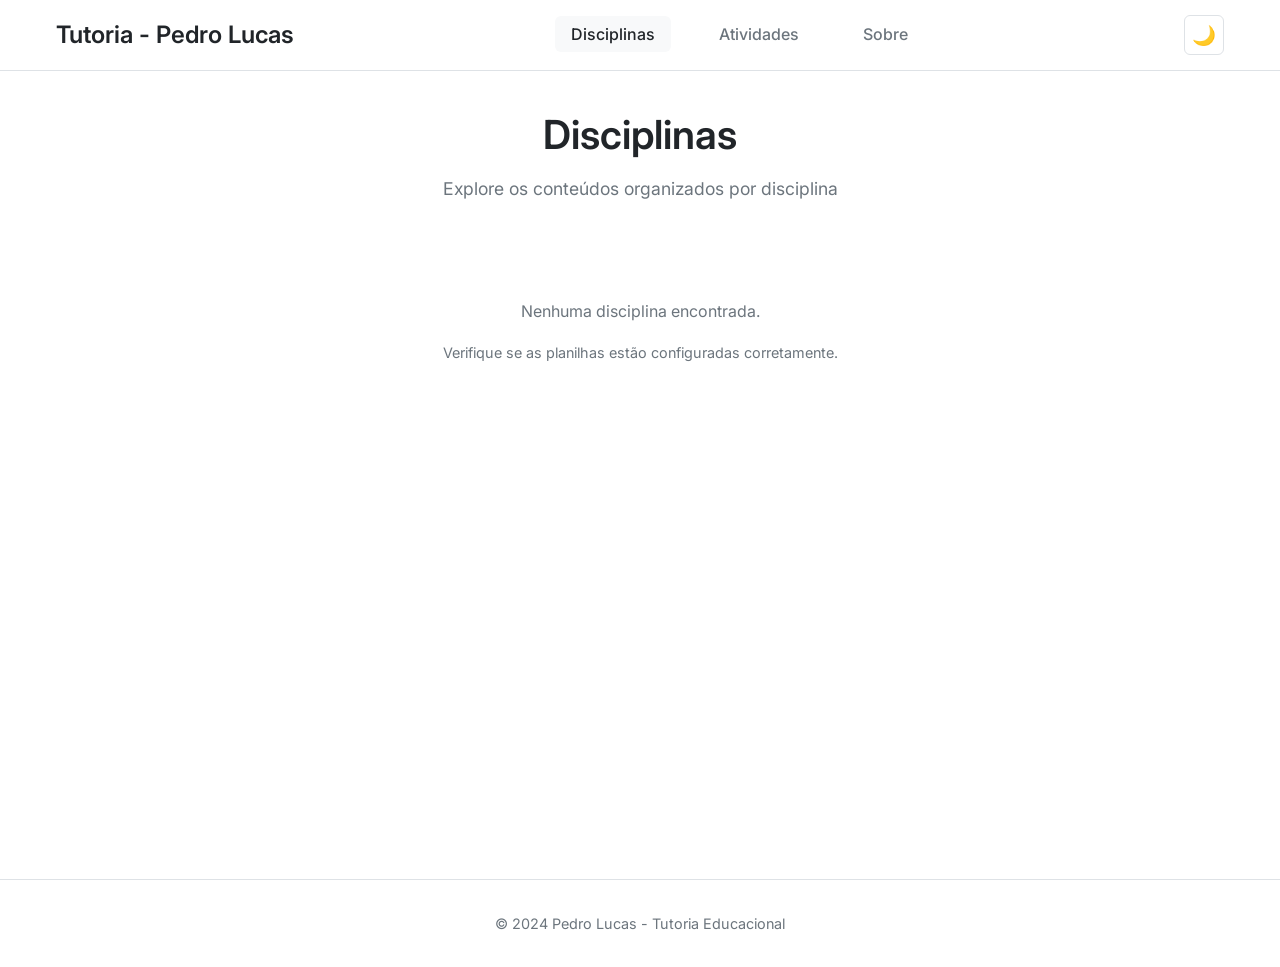
<file: index.html>
<!DOCTYPE html>
<html lang="pt-BR">
<head>
    <meta charset="UTF-8">
    <meta name="viewport" content="width=device-width, initial-scale=1.0">
    <title>Tutoria - Pedro Lucas | Disciplinas</title>
    <link rel="stylesheet" href="styles.css">
    <link href="https://fonts.googleapis.com/css2?family=Inter:wght@300;400;500;600&display=swap" rel="stylesheet">
</head>
<body>
    <!-- Header com navegação -->
    <header class="header">
        <nav class="nav">
            <div class="nav-container">
                <div class="nav-brand">
                    <h1>Tutoria - Pedro Lucas</h1>
                </div>
                <ul class="nav-menu">
                    <li><a href="index.html" class="nav-link active">Disciplinas</a></li>
                    <li><a href="atividades.html" class="nav-link">Atividades</a></li>
                    <li><a href="sobre.html" class="nav-link">Sobre</a></li>
                </ul>
                <button class="theme-toggle" id="themeToggle" aria-label="Alternar tema">
                    <span class="theme-icon">🌙</span>
                </button>
            </div>
        </nav>
    </header>

    <!-- Conteúdo principal -->
    <main class="main">
        <div class="container">
            <section class="page-header">
                <h2>Disciplinas</h2>
                <p>Explore os conteúdos organizados por disciplina</p>
            </section>

            <!-- Loading indicator -->
            <div class="loading" id="loading">
                <div class="loading-spinner"></div>
                <p>Carregando disciplinas...</p>
            </div>

            <!-- Container das disciplinas -->
            <div class="disciplines-container" id="disciplinesContainer">
                <!-- Disciplinas serão carregadas dinamicamente via JavaScript -->
            </div>

            <!-- Mensagem de erro -->
            <div class="error-message" id="errorMessage" style="display: none;">
                <p>Erro ao carregar as disciplinas. Tente novamente mais tarde.</p>
            </div>
        </div>
    </main>

    <!-- Footer -->
    <footer class="footer">
        <div class="container">
            <p>&copy; 2024 Pedro Lucas - Tutoria Educacional</p>
        </div>
    </footer>

    <script src="scripts.js"></script>
</body>
</html>
</file>
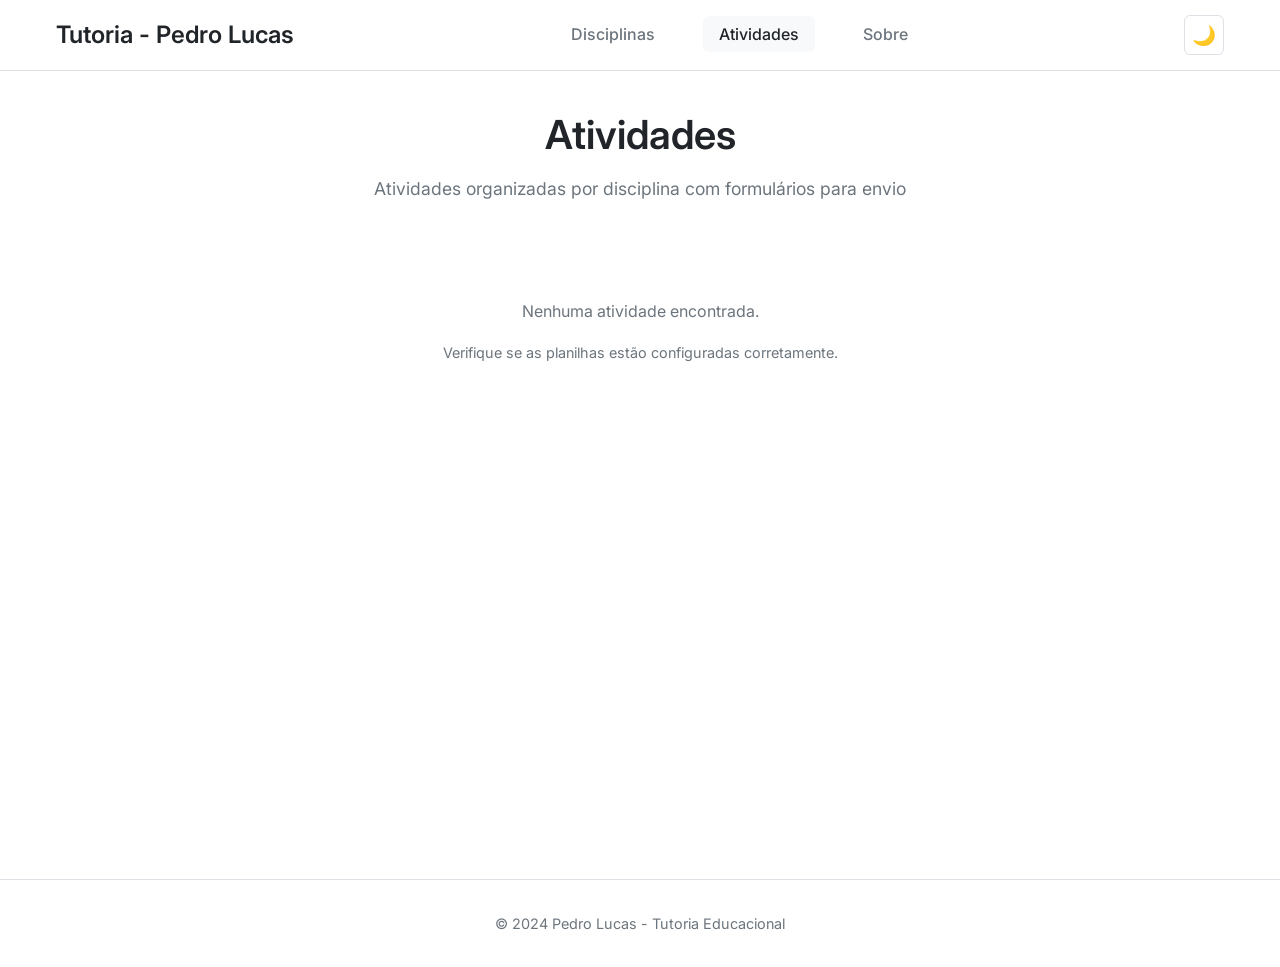
<file: atividades.html>
<!DOCTYPE html>
<html lang="pt-BR">
<head>
    <meta charset="UTF-8">
    <meta name="viewport" content="width=device-width, initial-scale=1.0">
    <title>Tutoria - Pedro Lucas | Atividades</title>
    <link rel="stylesheet" href="styles.css">
    <link href="https://fonts.googleapis.com/css2?family=Inter:wght@300;400;500;600&display=swap" rel="stylesheet">
</head>
<body>
    <!-- Header com navegação -->
    <header class="header">
        <nav class="nav">
            <div class="nav-container">
                <div class="nav-brand">
                    <h1>Tutoria - Pedro Lucas</h1>
                </div>
                <ul class="nav-menu">
                    <li><a href="index.html" class="nav-link">Disciplinas</a></li>
                    <li><a href="atividades.html" class="nav-link active">Atividades</a></li>
                    <li><a href="sobre.html" class="nav-link">Sobre</a></li>
                </ul>
                <button class="theme-toggle" id="themeToggle" aria-label="Alternar tema">
                    <span class="theme-icon">🌙</span>
                </button>
            </div>
        </nav>
    </header>

    <!-- Conteúdo principal -->
    <main class="main">
        <div class="container">
            <section class="page-header">
                <h2>Atividades</h2>
                <p>Atividades organizadas por disciplina com formulários para envio</p>
            </section>

            <!-- Loading indicator -->
            <div class="loading" id="loading">
                <div class="loading-spinner"></div>
                <p>Carregando atividades...</p>
            </div>

            <!-- Container das atividades -->
            <div class="activities-container" id="activitiesContainer">
                <!-- Atividades serão carregadas dinamicamente via JavaScript -->
            </div>

            <!-- Mensagem de erro -->
            <div class="error-message" id="errorMessage" style="display: none;">
                <p>Erro ao carregar as atividades. Tente novamente mais tarde.</p>
            </div>
        </div>
    </main>

    <!-- Footer -->
    <footer class="footer">
        <div class="container">
            <p>&copy; 2024 Pedro Lucas - Tutoria Educacional</p>
        </div>
    </footer>

    <script src="scripts.js"></script>
</body>
</html>
</file>
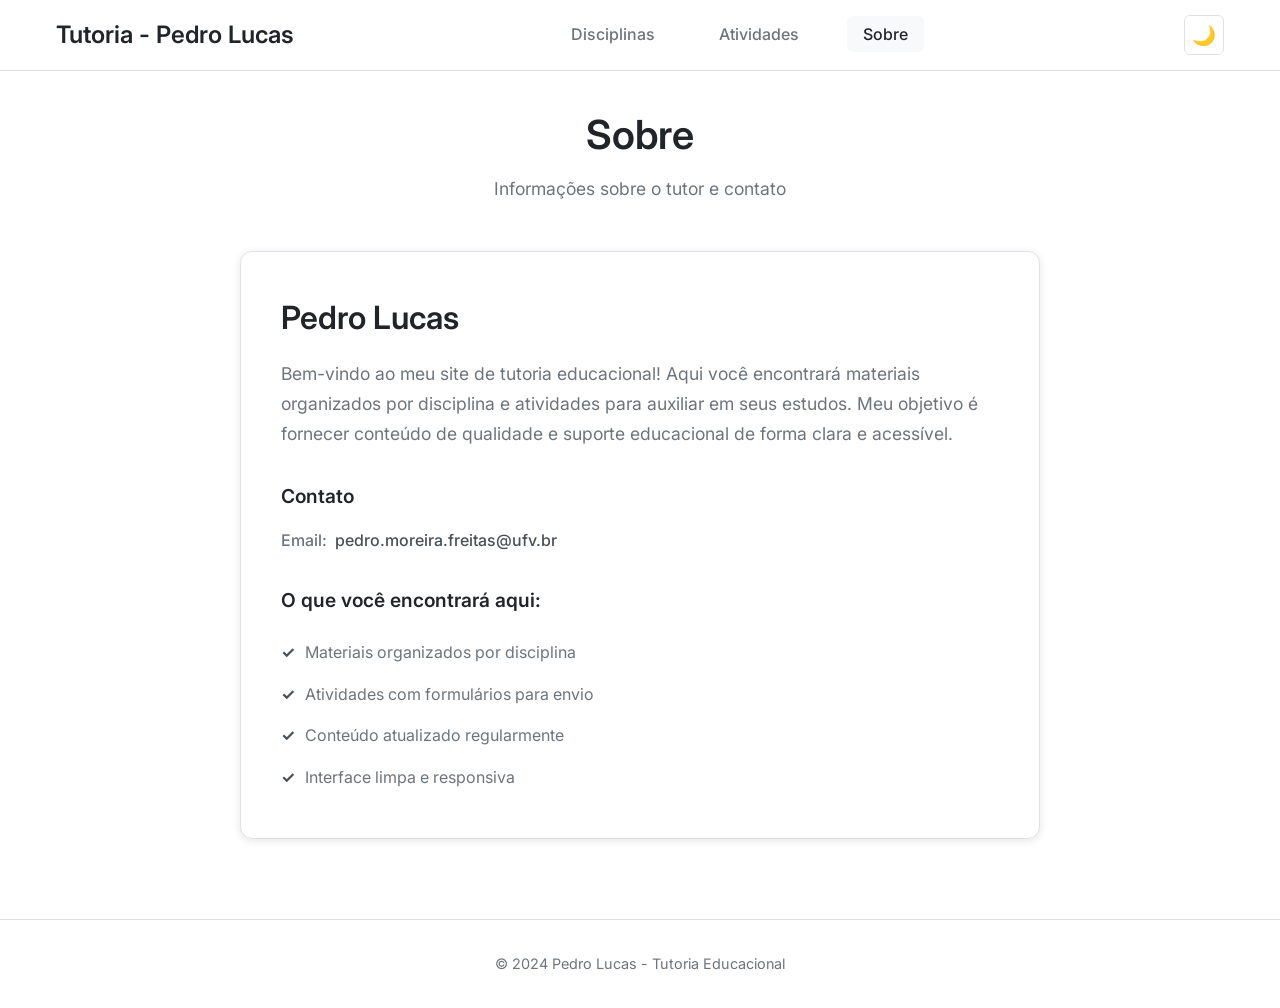
<file: sobre.html>
<!DOCTYPE html>
<html lang="pt-BR">
<head>
    <meta charset="UTF-8">
    <meta name="viewport" content="width=device-width, initial-scale=1.0">
    <title>Tutoria - Pedro Lucas | Sobre</title>
    <link rel="stylesheet" href="styles.css">
    <link href="https://fonts.googleapis.com/css2?family=Inter:wght@300;400;500;600&display=swap" rel="stylesheet">
</head>
<body>
    <!-- Header com navegação -->
    <header class="header">
        <nav class="nav">
            <div class="nav-container">
                <div class="nav-brand">
                    <h1>Tutoria - Pedro Lucas</h1>
                </div>
                <ul class="nav-menu">
                    <li><a href="index.html" class="nav-link">Disciplinas</a></li>
                    <li><a href="atividades.html" class="nav-link">Atividades</a></li>
                    <li><a href="sobre.html" class="nav-link active">Sobre</a></li>
                </ul>
                <button class="theme-toggle" id="themeToggle" aria-label="Alternar tema">
                    <span class="theme-icon">🌙</span>
                </button>
            </div>
        </nav>
    </header>

    <!-- Conteúdo principal -->
    <main class="main">
        <div class="container">
            <section class="page-header">
                <h2>Sobre</h2>
                <p>Informações sobre o tutor e contato</p>
            </section>

            <div class="about-content">
                <div class="about-card">
                    <div class="about-info">
                        <h3>Pedro Lucas</h3>
                        <p class="about-description">
                            Bem-vindo ao meu site de tutoria educacional! Aqui você encontrará materiais organizados 
                            por disciplina e atividades para auxiliar em seus estudos. Meu objetivo é fornecer 
                            conteúdo de qualidade e suporte educacional de forma clara e acessível.
                        </p>
                        <div class="contact-info">
                            <h4>Contato</h4>
                            <div class="contact-item">
                                <span class="contact-label">Email:</span>
                                <a href="mailto:pedro.moreira.freitas@ufv.br" class="contact-link">
                                    pedro.moreira.freitas@ufv.br
                                </a>
                            </div>
                        </div>
                        <div class="about-features">
                            <h4>O que você encontrará aqui:</h4>
                            <ul>
                                <li>Materiais organizados por disciplina</li>
                                <li>Atividades com formulários para envio</li>
                                <li>Conteúdo atualizado regularmente</li>
                                <li>Interface limpa e responsiva</li>
                            </ul>
                        </div>
                    </div>
                </div>
            </div>
        </div>
    </main>

    <!-- Footer -->
    <footer class="footer">
        <div class="container">
            <p>&copy; 2024 Pedro Lucas - Tutoria Educacional</p>
        </div>
    </footer>

    <script src="scripts.js"></script>
</body>
</html>
</file>
<file: styles.css>
/* Reset e configurações básicas */
* {
    margin: 0;
    padding: 0;
    box-sizing: border-box;
}

/* Variáveis CSS para temas */
:root {
    /* Tema claro */
    --bg-primary: #ffffff;
    --bg-secondary: #f8f9fa;
    --bg-tertiary: #e9ecef;
    --text-primary: #212529;
    --text-secondary: #6c757d;
    --text-muted: #adb5bd;
    --border-color: #dee2e6;
    --accent-color: #495057;
    --hover-bg: #f8f9fa;
    --card-bg: #ffffff;
    --shadow: rgba(0, 0, 0, 0.1);
    --shadow-hover: rgba(0, 0, 0, 0.15);
}

[data-theme="dark"] {
    /* Tema escuro */
    --bg-primary: #121212;
    --bg-secondary: #1e1e1e;
    --bg-tertiary: #2d2d2d;
    --text-primary: #ffffff;
    --text-secondary: #b3b3b3;
    --text-muted: #666666;
    --border-color: #404040;
    --accent-color: #e0e0e0;
    --hover-bg: #2d2d2d;
    --card-bg: #1e1e1e;
    --shadow: rgba(0, 0, 0, 0.3);
    --shadow-hover: rgba(0, 0, 0, 0.4);
}

/* Configurações gerais */
body {
    font-family: 'Inter', -apple-system, BlinkMacSystemFont, 'Segoe UI', Roboto, sans-serif;
    line-height: 1.6;
    color: var(--text-primary);
    background-color: var(--bg-primary);
    transition: background-color 0.3s ease, color 0.3s ease;
}

/* Header e navegação */
.header {
    background-color: var(--card-bg);
    border-bottom: 1px solid var(--border-color);
    position: sticky;
    top: 0;
    z-index: 100;
    transition: all 0.3s ease;
}

.nav-container {
    max-width: 1200px;
    margin: 0 auto;
    padding: 0 1rem;
    display: flex;
    align-items: center;
    justify-content: space-between;
    height: 70px;
}

.nav-brand h1 {
    font-size: 1.5rem;
    font-weight: 600;
    color: var(--text-primary);
}

.nav-menu {
    display: flex;
    list-style: none;
    gap: 2rem;
    align-items: center;
}

.nav-link {
    text-decoration: none;
    color: var(--text-secondary);
    font-weight: 500;
    padding: 0.5rem 1rem;
    border-radius: 6px;
    transition: all 0.3s ease;
}

.nav-link:hover,
.nav-link.active {
    color: var(--text-primary);
    background-color: var(--hover-bg);
}

.theme-toggle {
    background: none;
    border: 1px solid var(--border-color);
    border-radius: 6px;
    padding: 0.5rem;
    cursor: pointer;
    color: var(--text-primary);
    transition: all 0.3s ease;
    display: flex;
    align-items: center;
    justify-content: center;
    width: 40px;
    height: 40px;
}

.theme-toggle:hover {
    background-color: var(--hover-bg);
    border-color: var(--accent-color);
}

.theme-icon {
    font-size: 1.2rem;
}

/* Layout principal */
.main {
    min-height: calc(100vh - 140px);
    padding: 2rem 0;
}

.container {
    max-width: 1200px;
    margin: 0 auto;
    padding: 0 1rem;
}

.page-header {
    text-align: center;
    margin-bottom: 3rem;
}

.page-header h2 {
    font-size: 2.5rem;
    font-weight: 600;
    margin-bottom: 0.5rem;
    color: var(--text-primary);
}

.page-header p {
    font-size: 1.1rem;
    color: var(--text-secondary);
}

/* Loading */
.loading {
    text-align: center;
    padding: 3rem 0;
}

.loading-spinner {
    width: 40px;
    height: 40px;
    border: 3px solid var(--border-color);
    border-top: 3px solid var(--accent-color);
    border-radius: 50%;
    animation: spin 1s linear infinite;
    margin: 0 auto 1rem;
}

@keyframes spin {
    0% { transform: rotate(0deg); }
    100% { transform: rotate(360deg); }
}

/* Disciplinas */
.disciplines-container {
    display: grid;
    gap: 1.5rem;
}

.discipline-folder {
    background-color: var(--card-bg);
    border: 1px solid var(--border-color);
    border-radius: 12px;
    overflow: hidden;
    transition: all 0.3s ease;
    box-shadow: 0 2px 8px var(--shadow);
}

.discipline-folder:hover {
    box-shadow: 0 4px 16px var(--shadow-hover);
    transform: translateY(-2px);
}

.discipline-header {
    padding: 1.5rem;
    cursor: pointer;
    display: flex;
    align-items: center;
    justify-content: space-between;
    background-color: var(--bg-secondary);
    border-bottom: 1px solid var(--border-color);
}

.discipline-title {
    font-size: 1.3rem;
    font-weight: 600;
    color: var(--text-primary);
}

.discipline-toggle {
    font-size: 1.2rem;
    color: var(--text-secondary);
    transition: transform 0.3s ease;
}

.discipline-folder.expanded .discipline-toggle {
    transform: rotate(180deg);
}

.discipline-content {
    max-height: 0;
    overflow: hidden;
    transition: max-height 0.3s ease;
}

.discipline-folder.expanded .discipline-content {
    max-height: 1000px;
}

.content-list {
    padding: 1rem 1.5rem 1.5rem;
}

.content-item {
    padding: 1rem;
    border-radius: 8px;
    margin-bottom: 0.75rem;
    background-color: var(--bg-primary);
    border: 1px solid var(--border-color);
    transition: all 0.3s ease;
}

.content-item:hover {
    background-color: var(--hover-bg);
    border-color: var(--accent-color);
}

.content-item:last-child {
    margin-bottom: 0;
}

.content-title {
    font-size: 1.1rem;
    font-weight: 500;
    margin-bottom: 0.5rem;
    color: var(--text-primary);
}

.content-description {
    color: var(--text-secondary);
    margin-bottom: 0.75rem;
    font-size: 0.95rem;
}

.content-link {
    display: inline-flex;
    align-items: center;
    gap: 0.5rem;
    color: var(--accent-color);
    text-decoration: none;
    font-weight: 500;
    font-size: 0.9rem;
    padding: 0.5rem 1rem;
    border: 1px solid var(--border-color);
    border-radius: 6px;
    transition: all 0.3s ease;
}

.content-link:hover {
    background-color: var(--accent-color);
    color: var(--bg-primary);
    border-color: var(--accent-color);
}

/* Atividades */
.activities-container {
    display: grid;
    gap: 1.5rem;
}

.activity-group {
    background-color: var(--card-bg);
    border: 1px solid var(--border-color);
    border-radius: 12px;
    overflow: hidden;
    box-shadow: 0 2px 8px var(--shadow);
}

.activity-group-header {
    padding: 1.5rem;
    background-color: var(--bg-secondary);
    border-bottom: 1px solid var(--border-color);
}

.activity-group-title {
    font-size: 1.3rem;
    font-weight: 600;
    color: var(--text-primary);
}

.activity-list {
    padding: 1rem 1.5rem 1.5rem;
}

.activity-item {
    padding: 1.25rem;
    border-radius: 8px;
    margin-bottom: 1rem;
    background-color: var(--bg-primary);
    border: 1px solid var(--border-color);
    transition: all 0.3s ease;
}

.activity-item:hover {
    background-color: var(--hover-bg);
    border-color: var(--accent-color);
}

.activity-item:last-child {
    margin-bottom: 0;
}

.activity-header {
    display: flex;
    justify-content: space-between;
    align-items: flex-start;
    margin-bottom: 1rem;
}

.activity-title {
    font-size: 1.1rem;
    font-weight: 500;
    color: var(--text-primary);
    flex: 1;
}

.activity-date {
    color: var(--text-secondary);
    font-size: 0.9rem;
    font-weight: 500;
    background-color: var(--bg-secondary);
    padding: 0.25rem 0.75rem;
    border-radius: 4px;
    margin-left: 1rem;
}

.activity-link {
    display: inline-flex;
    align-items: center;
    gap: 0.5rem;
    color: var(--bg-primary);
    background-color: var(--accent-color);
    text-decoration: none;
    font-weight: 500;
    font-size: 0.9rem;
    padding: 0.75rem 1.5rem;
    border-radius: 6px;
    transition: all 0.3s ease;
}

.activity-link:hover {
    background-color: var(--text-primary);
    transform: translateY(-1px);
    box-shadow: 0 4px 12px var(--shadow-hover);
}

/* Página Sobre */
.about-content {
    max-width: 800px;
    margin: 0 auto;
}

.about-card {
    background-color: var(--card-bg);
    border: 1px solid var(--border-color);
    border-radius: 12px;
    padding: 2.5rem;
    box-shadow: 0 2px 8px var(--shadow);
}

.about-info h3 {
    font-size: 2rem;
    font-weight: 600;
    margin-bottom: 1rem;
    color: var(--text-primary);
}

.about-description {
    font-size: 1.1rem;
    color: var(--text-secondary);
    margin-bottom: 2rem;
    line-height: 1.7;
}

.contact-info {
    margin-bottom: 2rem;
}

.contact-info h4 {
    font-size: 1.2rem;
    font-weight: 600;
    margin-bottom: 1rem;
    color: var(--text-primary);
}

.contact-item {
    display: flex;
    align-items: center;
    gap: 0.5rem;
    margin-bottom: 0.5rem;
}

.contact-label {
    font-weight: 500;
    color: var(--text-secondary);
}

.contact-link {
    color: var(--accent-color);
    text-decoration: none;
    font-weight: 500;
    transition: color 0.3s ease;
}

.contact-link:hover {
    color: var(--text-primary);
}

.about-features h4 {
    font-size: 1.2rem;
    font-weight: 600;
    margin-bottom: 1rem;
    color: var(--text-primary);
}

.about-features ul {
    list-style: none;
    padding-left: 0;
}

.about-features li {
    padding: 0.5rem 0;
    color: var(--text-secondary);
    position: relative;
    padding-left: 1.5rem;
}

.about-features li::before {
    content: "✓";
    position: absolute;
    left: 0;
    color: var(--accent-color);
    font-weight: bold;
}

/* Mensagem de erro */
.error-message {
    text-align: center;
    padding: 3rem 0;
    color: var(--text-secondary);
}

/* Footer */
.footer {
    background-color: var(--card-bg);
    border-top: 1px solid var(--border-color);
    padding: 2rem 0;
    margin-top: 3rem;
}

.footer p {
    text-align: center;
    color: var(--text-secondary);
    font-size: 0.9rem;
}

/* Responsividade */
@media (max-width: 768px) {
    .nav-container {
        flex-direction: column;
        height: auto;
        padding: 1rem;
        gap: 1rem;
    }

    .nav-menu {
        gap: 1rem;
    }

    .page-header h2 {
        font-size: 2rem;
    }

    .about-card {
        padding: 1.5rem;
    }

    .activity-header {
        flex-direction: column;
        align-items: flex-start;
        gap: 0.5rem;
    }

    .activity-date {
        margin-left: 0;
    }

    .main {
        min-height: calc(100vh - 180px);
    }
}

@media (max-width: 480px) {
    .container {
        padding: 0 0.75rem;
    }

    .nav-container {
        padding: 0.75rem;
    }

    .nav-menu {
        flex-direction: column;
        gap: 0.5rem;
    }

    .page-header {
        margin-bottom: 2rem;
    }

    .page-header h2 {
        font-size: 1.75rem;
    }

    .discipline-header,
    .content-item,
    .activity-item {
        padding: 1rem;
    }

    .about-card {
        padding: 1rem;
    }
}
</file>
